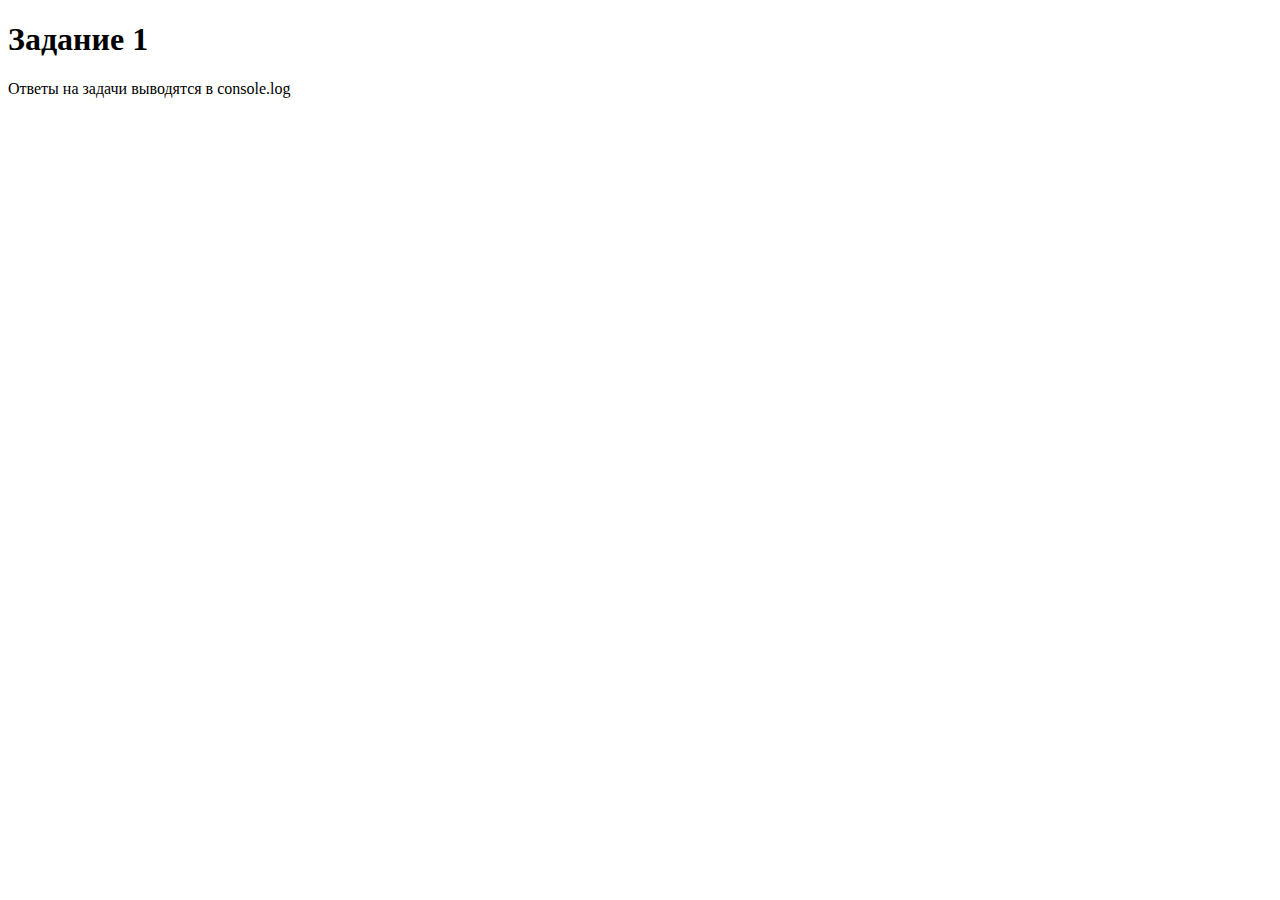
<file: index.html>
<!DOCTYPE html>
<html lang="en">
  <head>
    <meta charset="UTF-8" />
    <meta http-equiv="X-UA-Compatible" content="IE=edge" />
    <meta name="viewport" content="width=device-width, initial-scale=1.0" />
    <title>Задание 1, js Погружение</title>
  </head>
  <body>
    <h1>Задание 1</h1>
    <p>Ответы на задачи выводятся в console.log</p>
    <script src="index.js"></script>
  </body>
</html>
</file>
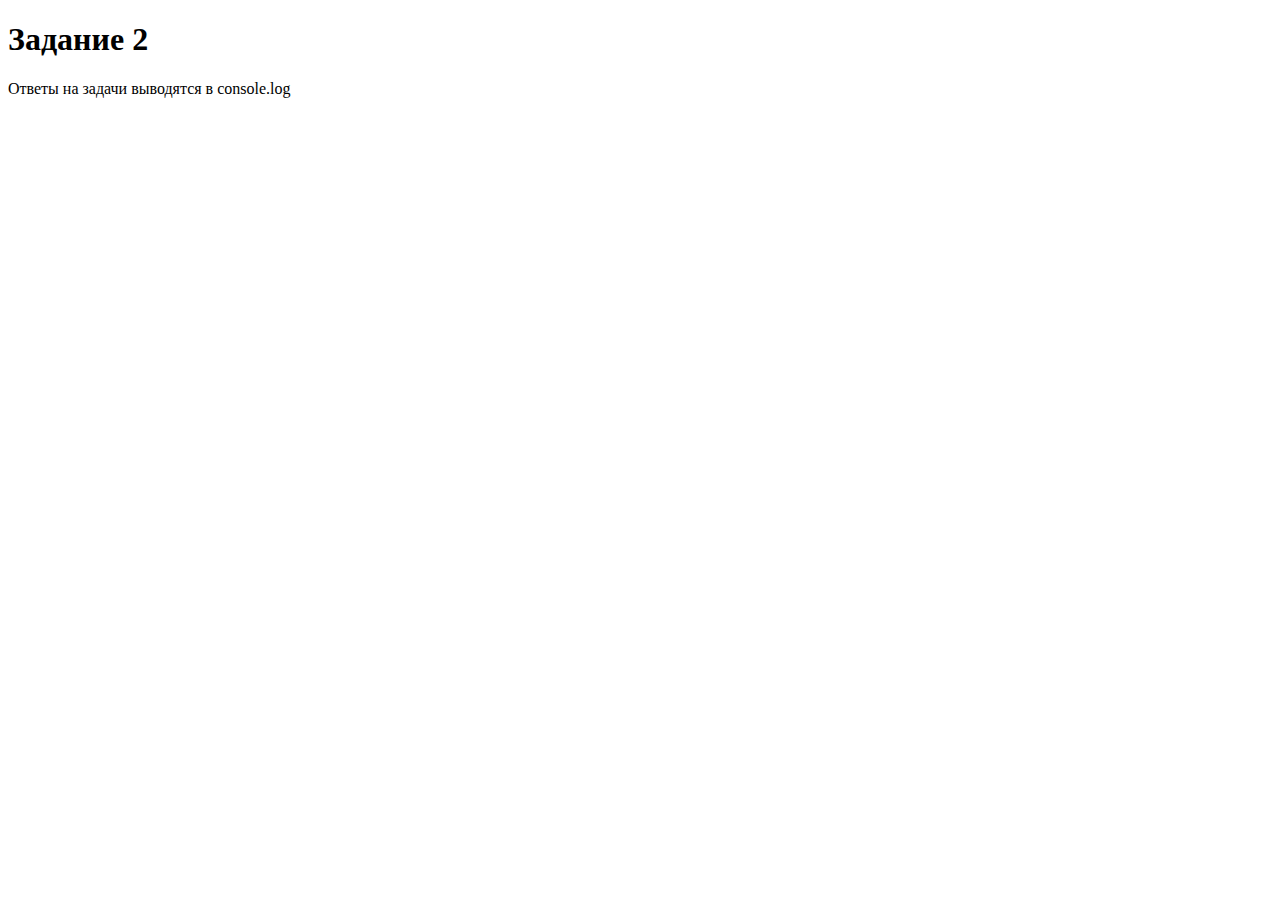
<file: homework2/index.html>
<!DOCTYPE html>
<html lang="en">
  <head>
    <meta charset="UTF-8" />
    <meta http-equiv="X-UA-Compatible" content="IE=edge" />
    <meta name="viewport" content="width=device-width, initial-scale=1.0" />
    <title>Задание 2, js Погружение</title>
  </head>
  <body>
    <h1>Задание 2</h1>
    <p>Ответы на задачи выводятся в console.log</p>
    <script src="index.js"></script>
  </body>
</html>
</file>
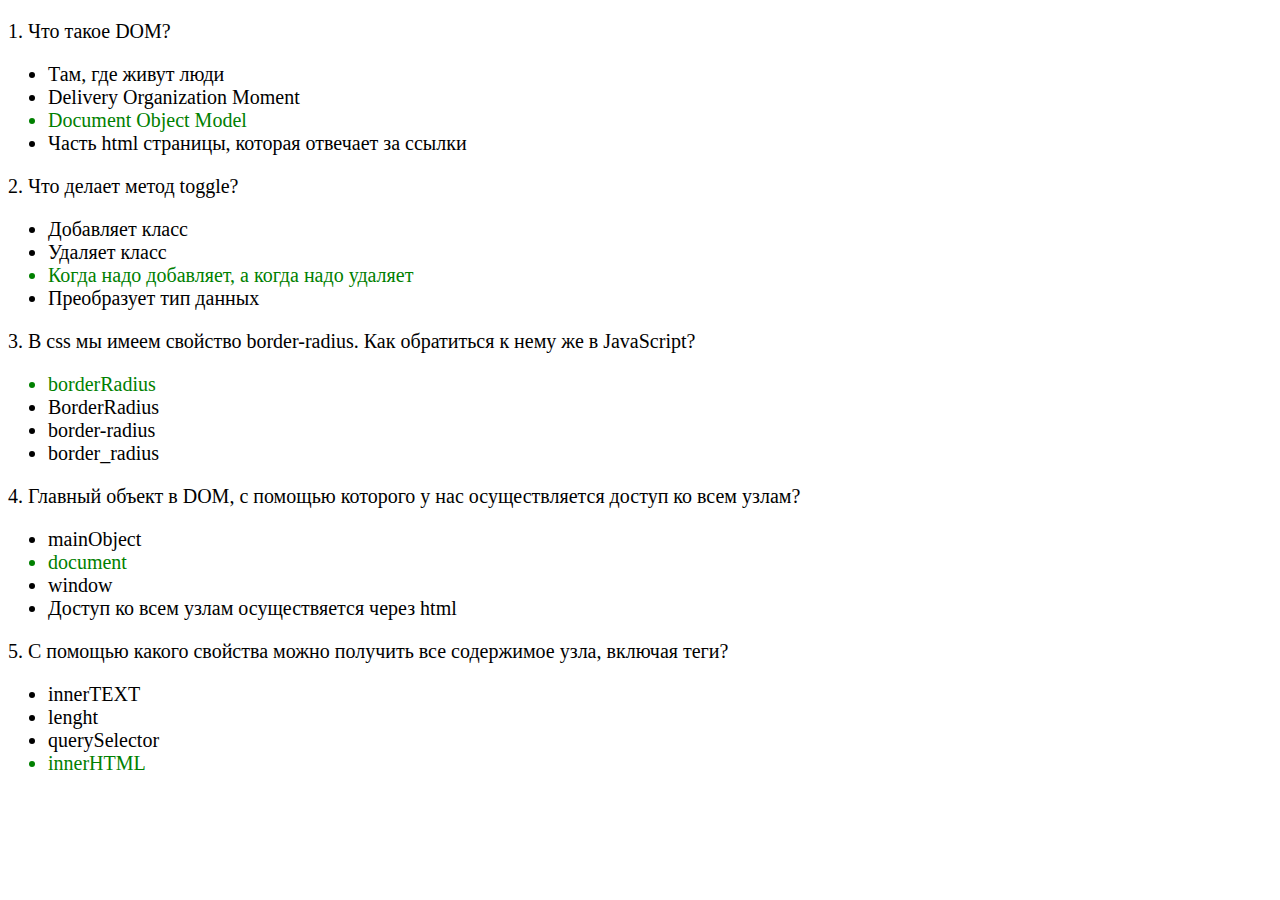
<file: homework3/index.html>
<!DOCTYPE html>
<html lang="ru">
<head>
    <meta charset="UTF-8">
    <meta http-equiv="X-UA-Compatible" content="IE=edge">
    <meta name="viewport" content="width=device-width, initial-scale=1.0">
    <title>Тест по теории JavaScript</title>
    <style>
        body{
            font-size: 20px;
        }
    </style>
</head>
<body>

    <p>1. Что такое DOM?
        <ul>
            <li>Там, где живут люди</li>
            <li>Delivery Organization Moment</li>
            <li style="color: green">Document Object Model</li>
            <li>Часть html страницы, которая отвечает за ссылки</li>
        </ul>
    </p>
    <p>2. Что делает метод toggle?
        <ul>
            <li>Добавляет класс</li>
            <li>Удаляет класс</li>
            <li style="color: green">Когда надо добавляет, а когда надо удаляет</li>
            <li>Преобразует тип данных</li>
        </ul>
    </p>
    <p>3. В css мы имеем свойство border-radius. Как обратиться к нему же в JavaScript?
        <ul>
            <li style="color: green">borderRadius</li>
            <li>BorderRadius</li>
            <li>border-radius</li>
            <li>border_radius</li>
        </ul>
    </p>
    <p>4. Главный объект в DOM, с помощью которого у нас осуществляется доступ ко всем узлам?
        <ul>
            <li>mainObject</li>
            <li style="color: green">document</li>
            <li>window</li>
            <li>Доступ ко всем узлам осуществяется через html</li>
        </ul>
    </p>
    <p>5. С помощью какого свойства можно получить все содержимое узла, включая теги?
        <ul>
            <li>innerTEXT</li>
            <li>lenght</li>
            <li>querySelector</li>
            <li style="color: green">innerHTML</li>
        </ul>
    </p>
</body>
</html>
</file>
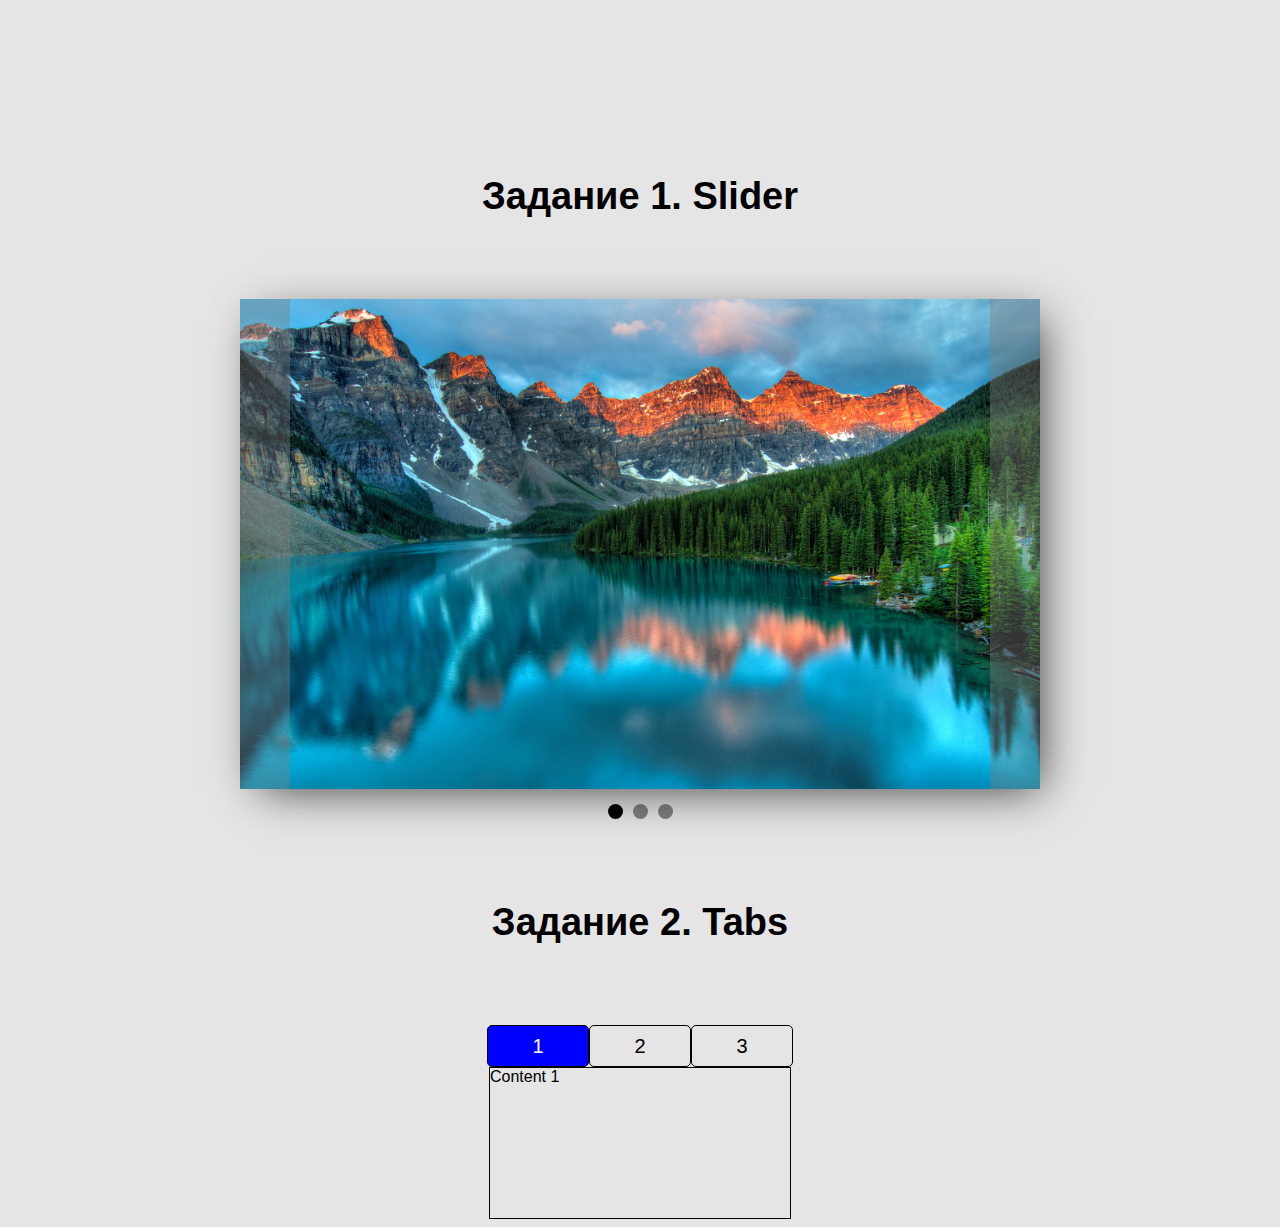
<file: homework4/index.html>
<!DOCTYPE html>
<html lang="en">
  <head>
    <meta charset="UTF-8" />
    <meta name="viewport" content="width=device-width, initial-scale=1.0" />
    <meta http-equiv="X-UA-Compatible" content="ie=edge" />
    <title>Slider & Tabs</title>
    <link rel="stylesheet" href="css/style.css" />
  </head>
  <body>
    <h1 class="title">Задание 1. Slider</h1>
    <div class="flex-wrapper">
      <div class="slider-wrapper">
        <div class="slide active">
          <img src="img/img_1.jpg" alt="" />
        </div>
        <div class="slide">
          <img src="img/img_2.jpg" alt="" />
        </div>
        <div class="slide">
          <img src="img/img_3.jpg" alt="" />
        </div>
        <div id="btn-prev"></div>
        <div id="btn-next"></div>
      </div>
    </div>
    <div class="dots-wrapper">
      <span class="dot active"></span>
      <span class="dot"></span>
      <span class="dot"></span>
    </div>
    <h1 class="title">Задание 2. Tabs</h1>
    <div class="tabs-block-wrapper">
      <div class="tabs">
        <div class="tab-btn active" data-btn="1">1</div>
        <div class="tab-btn" data-btn="2">2</div>
        <div class="tab-btn" data-btn="3">3</div>
      </div>
      <div class="contents">
        <div class="content active" data-content="1">Content 1</div>
        <div class="content" data-content="2">Content 2</div>
        <div class="content" data-content="3">
          <div class="tabs tabs-last">
            <div class="tab-btn active" data-btn="4">3.1</div>
            <div class="tab-btn" data-btn="5">3.2</div>
          </div>
          <div class="contents">
            <div class="content active" data-content="4">Content 3.1</div>
            <div class="content" data-content="5">Content 3.2</div>
          </div>
        </div>
      </div>
    </div>
    <script src="js/index.js"></script>
  </body>
</html>
</file>
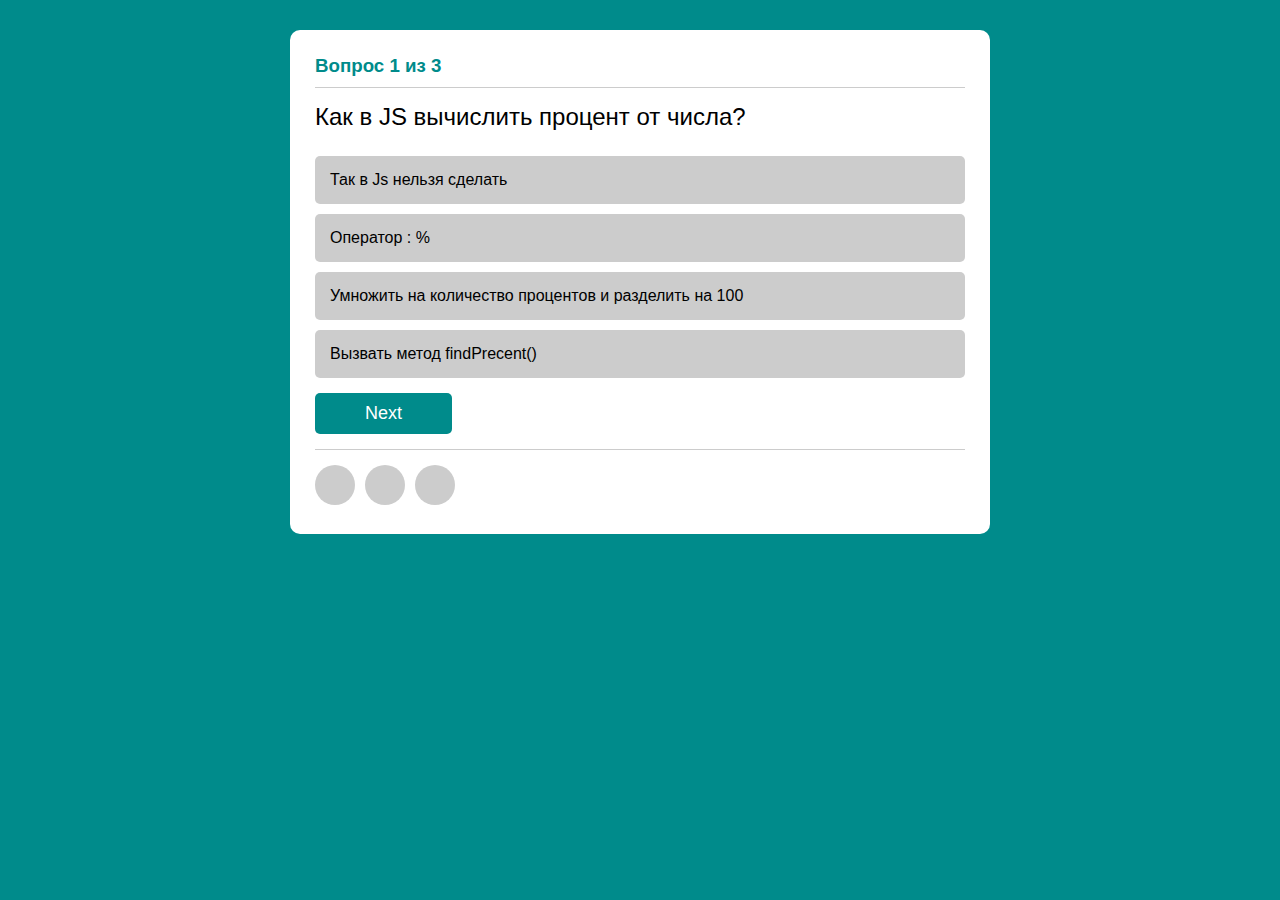
<file: homework5/index.html>
<!DOCTYPE html>
<html lang="en">
  <head>
    <meta charset="UTF-8" />
    <meta name="viewport" content="width=device-width, initial-scale=1.0" />
    <meta http-equiv="X-UA-Compatible" content="ie=edge" />
    <title>Quiz</title>
    <link rel="stylesheet" href="css/style.css" />
  </head>
  <body>
    <div class="quiz-over-modal">
      <div class="content">
        <h1>Хороший результат !</h1>
        <p>
          Ты ответил на <span id="correct-answer"></span> из
          <span id="number-of-all-questions-2"></span> вопроса
        </p>
        <button id="btn-try-again">Попробуй снова</button>
      </div>
    </div>
    <div class="quiz-container">
      <div class="question-number">
        <h3>
          Вопрос
          <span id="number-of-question"></span>
          из
          <span id="number-of-all-questions"></span>
        </h3>
      </div>
      <div id="question"></div>
      <div class="options">
        <div data-id="0" class="option option1"></div>
        <div data-id="1" class="option option2"></div>
        <div data-id="2" class="option option3"></div>
        <div data-id="3" class="option option4"></div>
      </div>
      <div class="button">
        <button id="btn-next">Next</button>
      </div>
      <div id="answers-tracker"></div>
    </div>
    <script src="js/main.js"></script>
  </body>
</html>
</file>
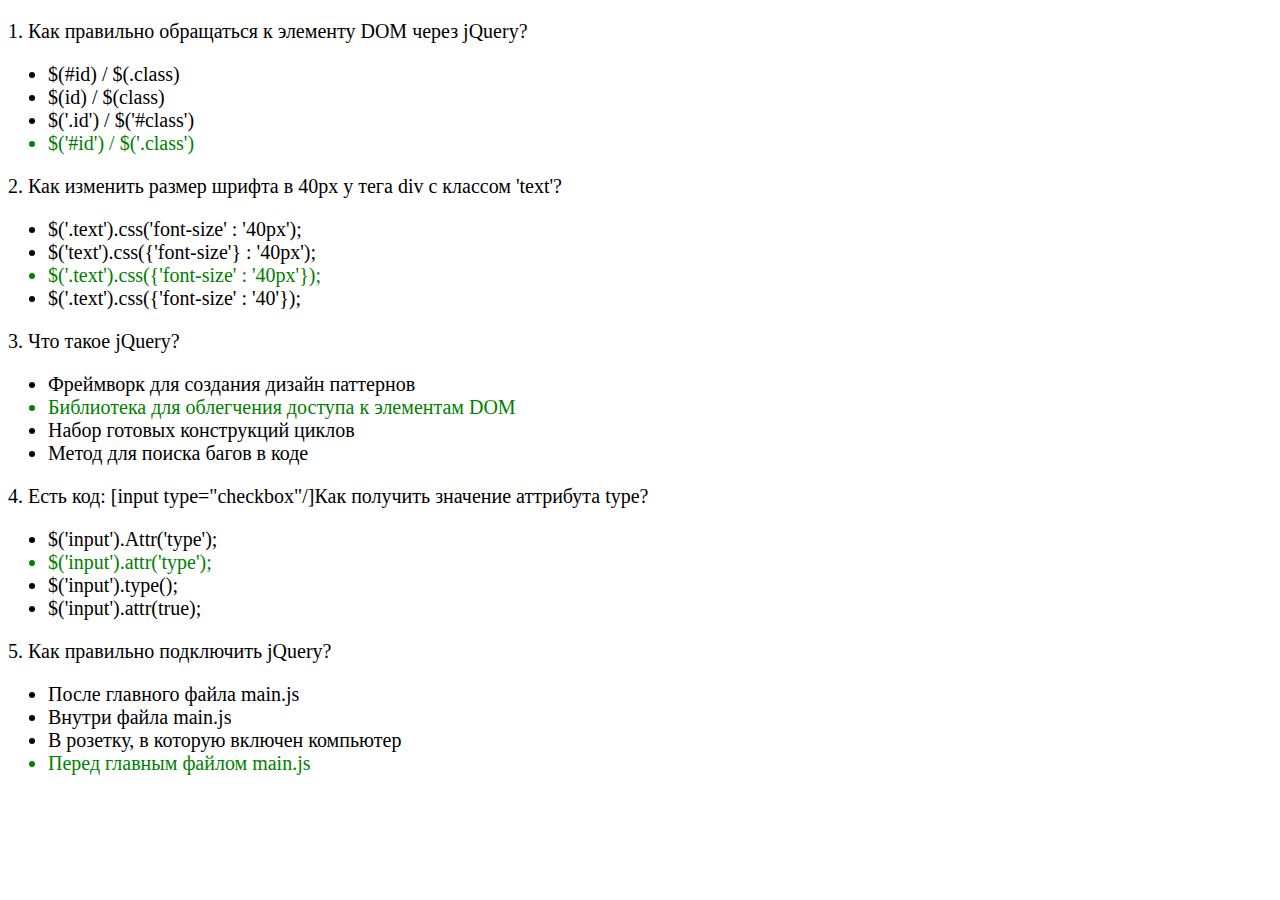
<file: homework6/index.html>
<!DOCTYPE html>
<html lang="ru">
<head>
    <meta charset="UTF-8">
    <meta http-equiv="X-UA-Compatible" content="IE=edge">
    <meta name="viewport" content="width=device-width, initial-scale=1.0">
    <title>Тест по теории jQuery</title>
    <style>
        body{
            font-size: 20px;
        }
    </style>
</head>
<body>

    <p>1. Как правильно обращаться к элементу DOM через jQuery?
        <ul>
            <li>$(#id) / $(.class)</li>
            <li>$(id) / $(class)</li>
            <li>$('.id') / $('#class')</li>
            <li style="color: green">$('#id') / $('.class')</li>
        </ul>
    </p>
    <p>2. Как изменить размер шрифта в 40px у тега div с классом 'text'?
        <ul>
            <li>$('.text').css('font-size' : '40px');</li>
            <li>$('text').css({'font-size'} : '40px');</li>
            <li style="color: green">$('.text').css({'font-size' : '40px'});</li>
            <li>$('.text').css({'font-size' : '40'}); </li>
        </ul>
    </p>
    <p>3. Что такое jQuery?
        <ul>
            <li>Фреймворк для создания дизайн паттернов</li>
            <li style="color: green">Библиотека для облегчения доступа к элементам DOM</li>
            <li>Набор готовых конструкций циклов</li>
            <li>Метод для поиска багов в коде</li>
        </ul>
    </p>
    <p>4. Есть код: [input type="checkbox"/]Как получить значение аттрибута type?
        <ul>
            <li>$('input').Attr('type');</li>
            <li style="color: green">$('input').attr('type');</li>
            <li>$('input').type();</li>
            <li>$('input').attr(true);</li>
        </ul>
    </p>
    <p>5. Как правильно подключить jQuery?
        <ul>
            <li>После главного файла main.js</li>
            <li>Внутри файла main.js</li>
            <li>В розетку, в которую включен компьютер</li>
            <li style="color: green">Перед главным файлом main.js</li>
        </ul>
    </p>
</body>
</html>
</file>
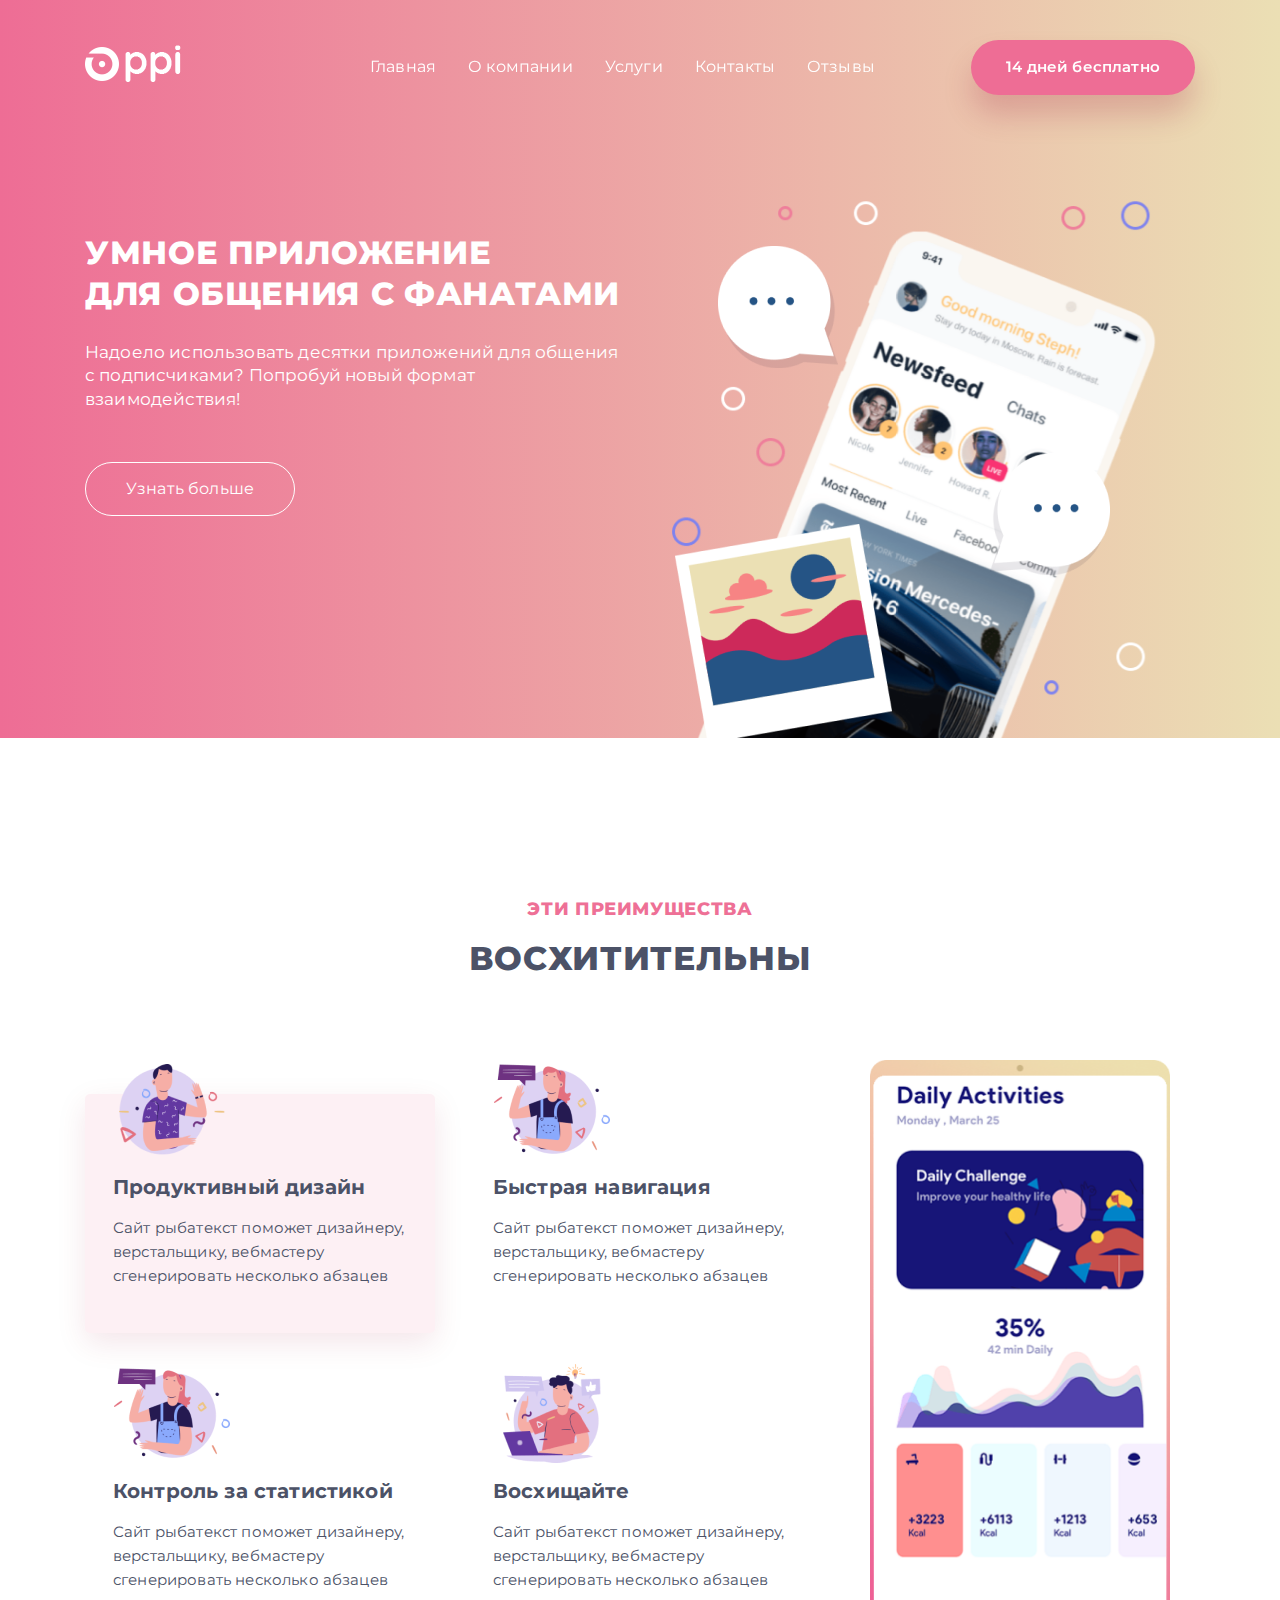
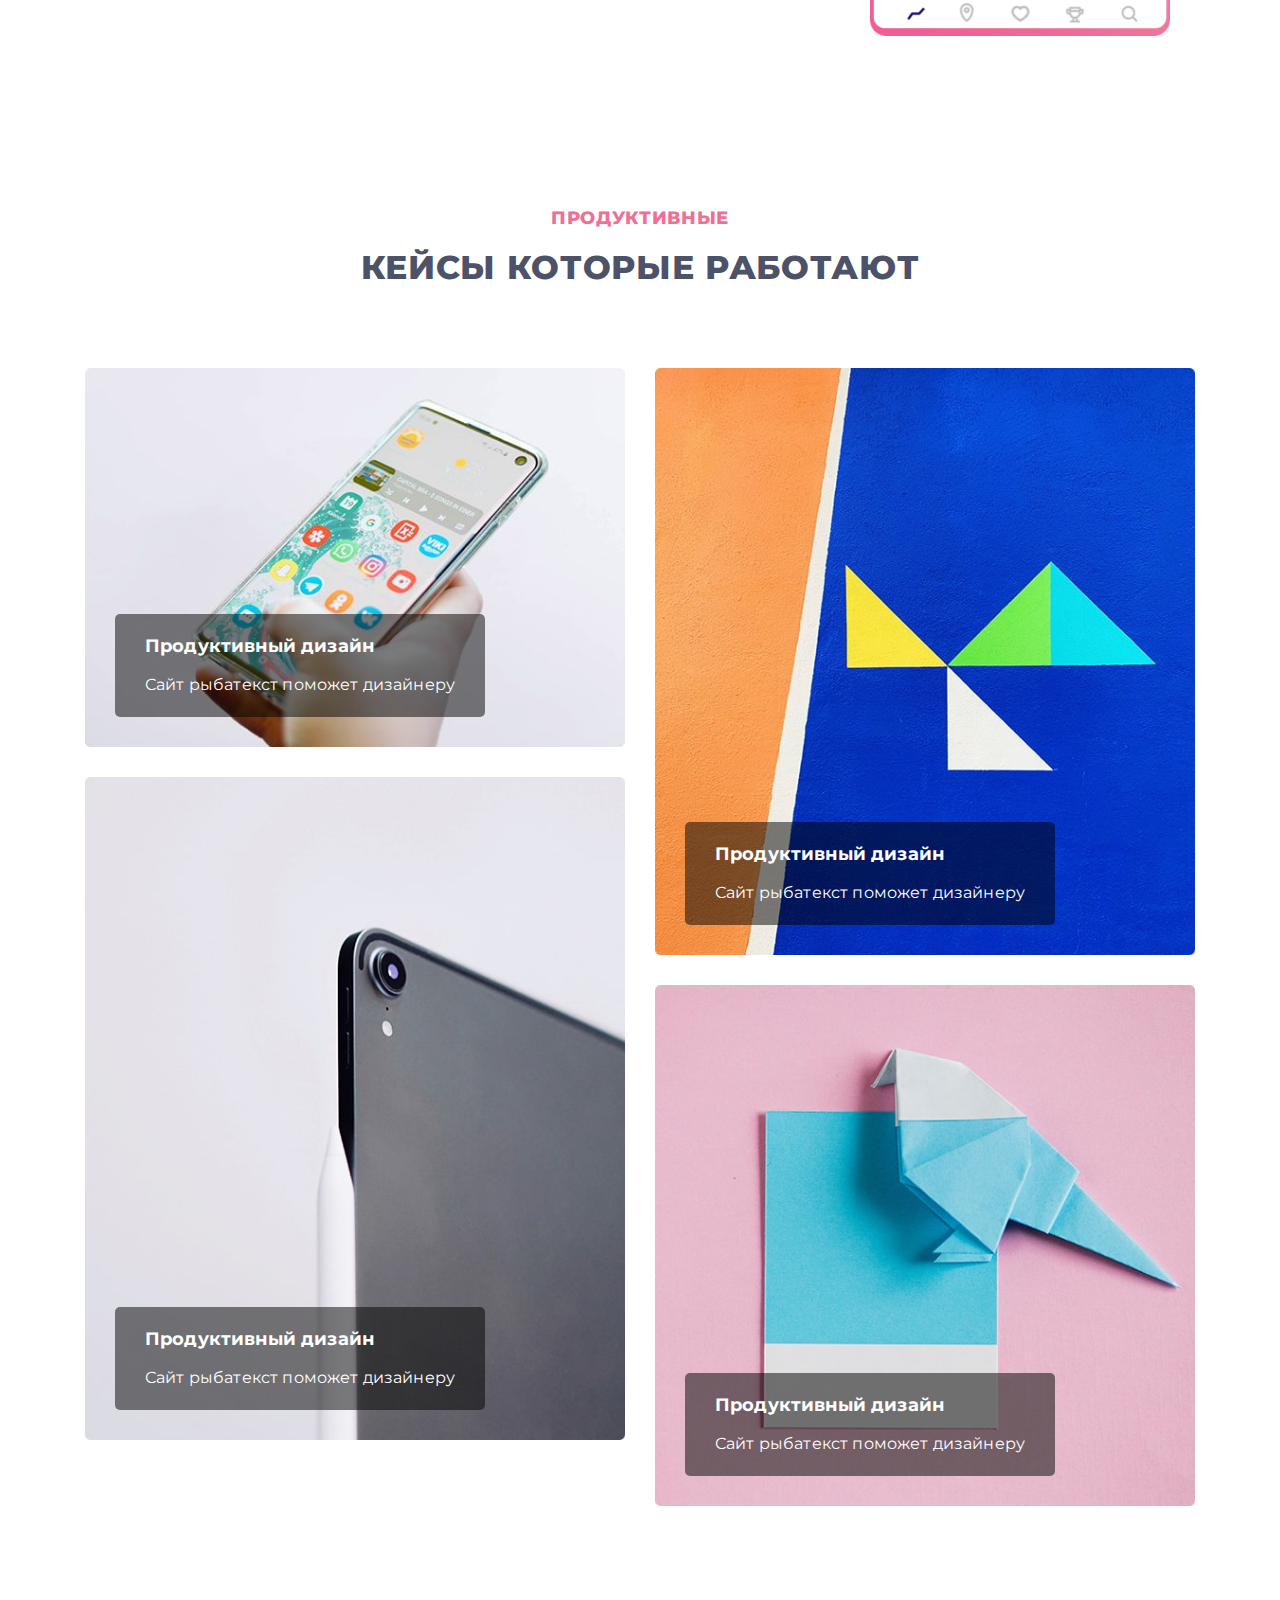
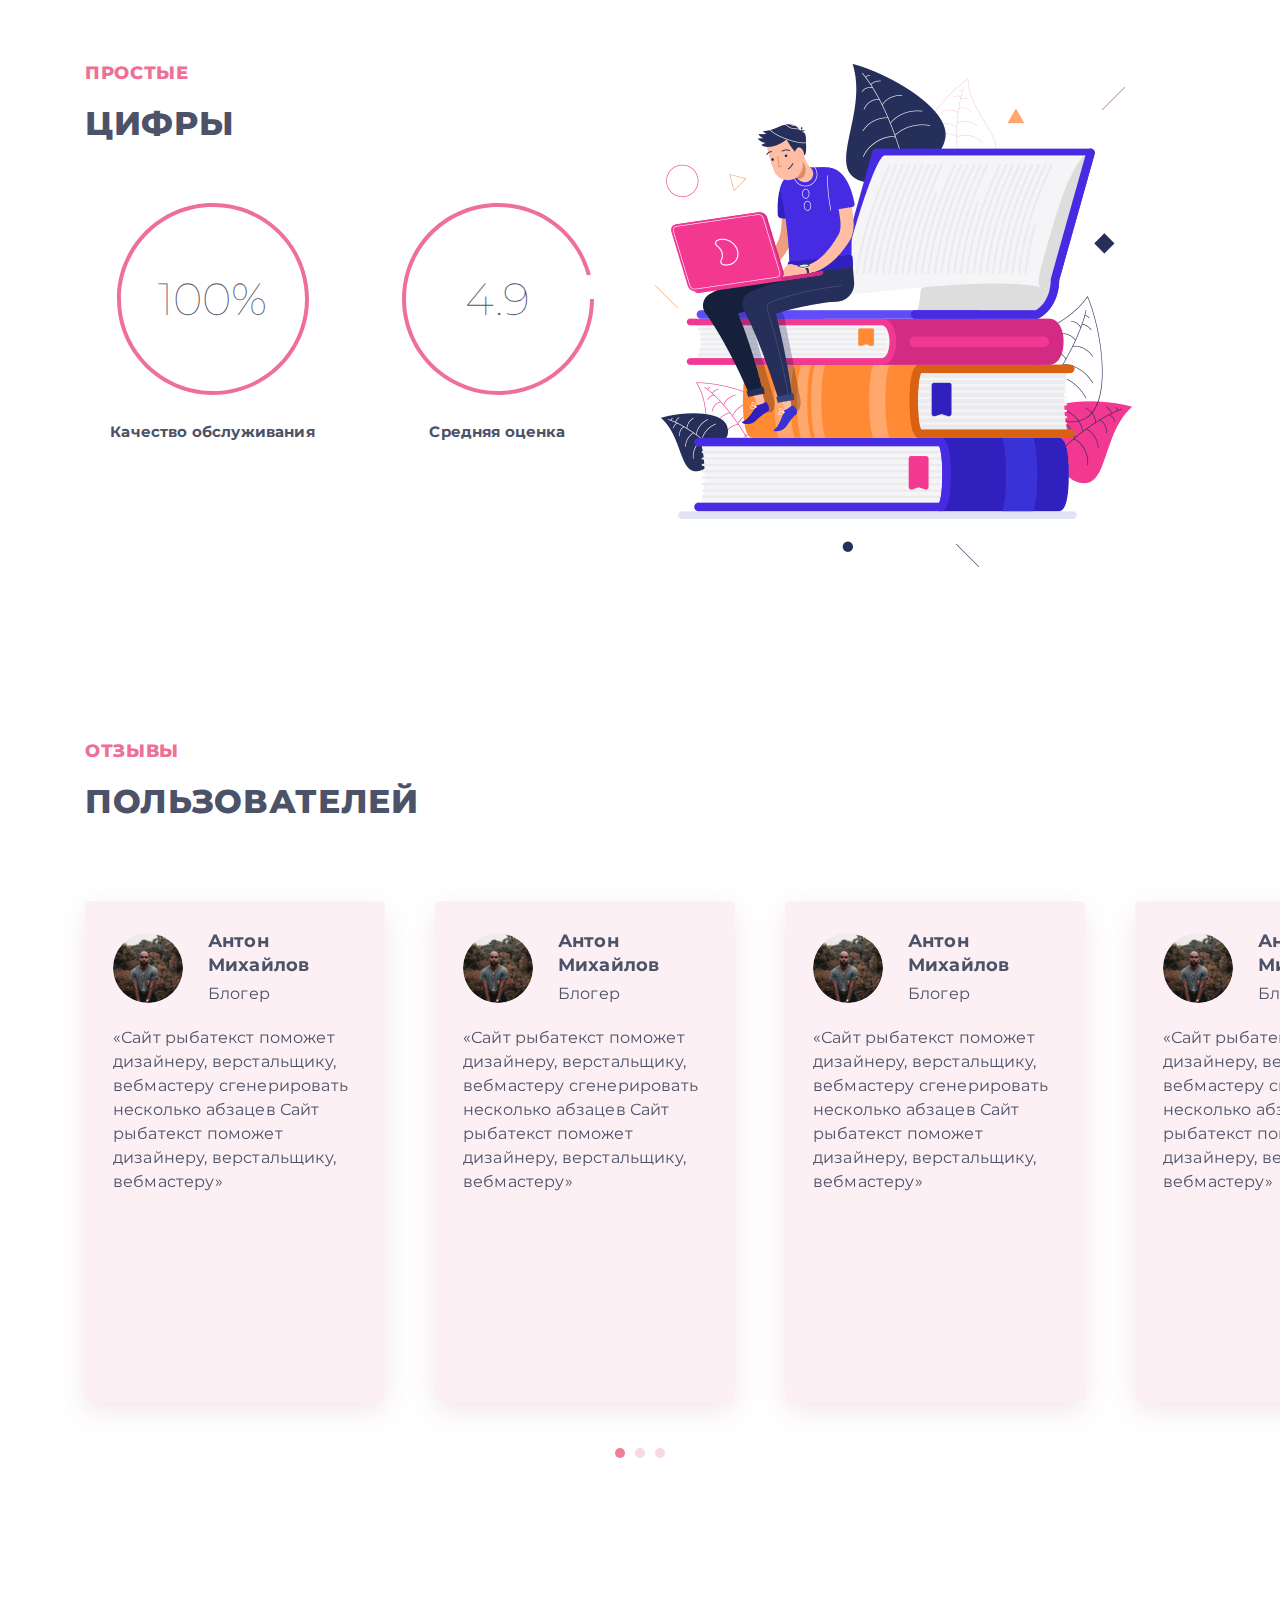
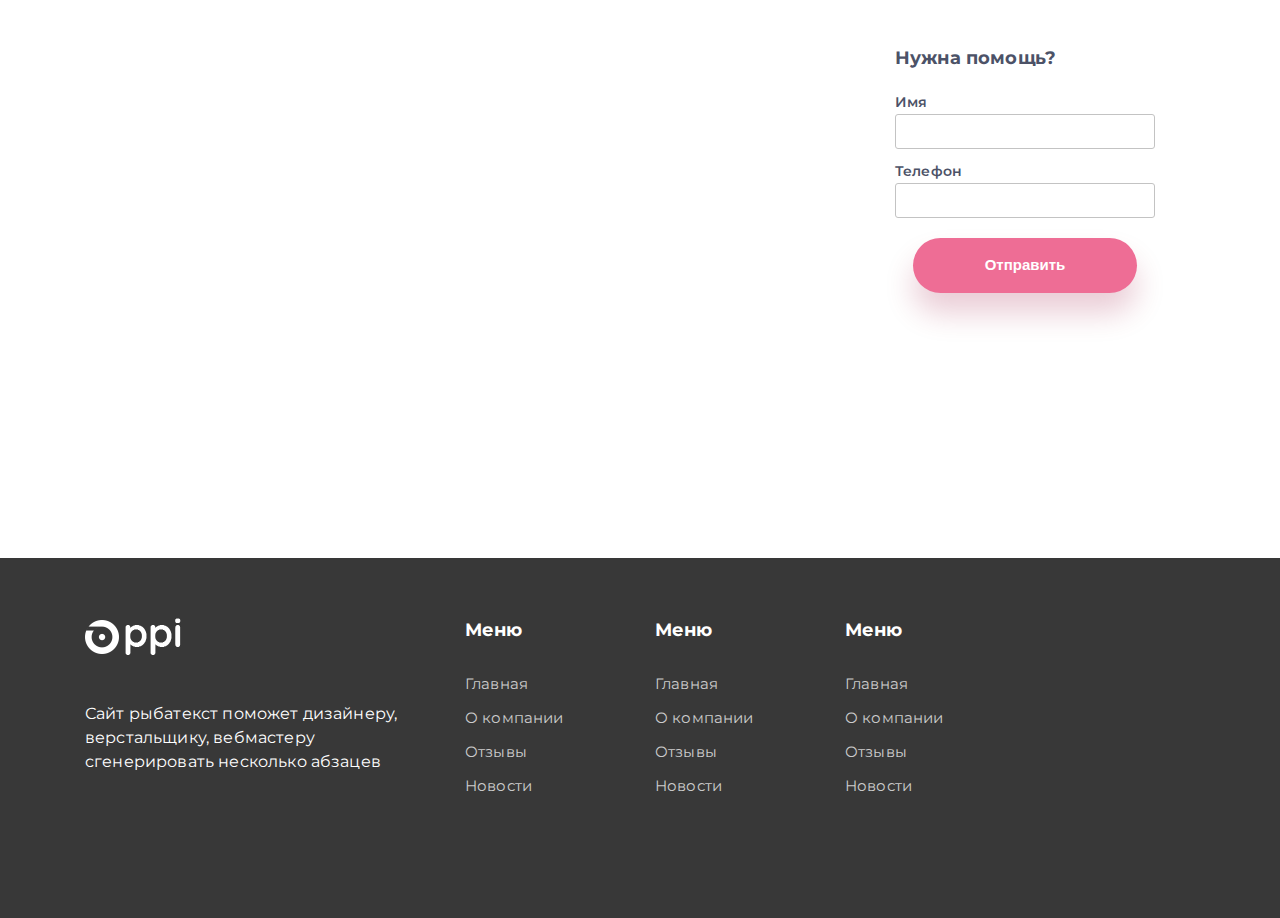
<file: homework7/index.html>
<!DOCTYPE html>
<html lang="ru">
  <head>
    <meta charset="UTF-8" />
    <meta name="viewport" content="width=device-width, initial-scale=1.0" />
    <meta http-equiv="X-UA-Compatible" content="ie=edge" />
    <title>PPI</title>
    <link
      href="https://fonts.googleapis.com/css?family=Montserrat:100,400,500,700,800&display=swap"
      rel="stylesheet"
    />
    <link rel="stylesheet" href="css/bootstrap-grid.css" />
    <link rel="stylesheet" href="css/main.css" />
    <link
      rel="stylesheet"
      href="https://unpkg.com/swiper/swiper-bundle.min.css"
    />
    <script
      src="https://api-maps.yandex.ru/2.1/?apikey=e81e5104-251c-4b79-be5e-921edf1f9646&lang=ru_RU"
      type="text/javascript"
    ></script>
  </head>
  <body>
    <!-- Первый экран -->
    <header class="header">
      <div class="container">
        <!-- Шапка -->
        <div class="head">
          <div class="row align-items-center">
            <div class="col-xl-3 col-lg-2 col-auto">
              <a href="#" class="head__logo">
                <img src="img/logo.png" alt="Логотип компании" />
              </a>
            </div>
            <div
              class="
                col-xl-6 col-lg-7 col-auto
                d-flex
                align-items-center
                order-lg-0 order-1
              "
            >
              <nav class="head__menu">
                <ul class="head__links d-flex">
                  <li class="head__item">
                    <a href="#" class="head__link"> Главная </a>
                  </li>
                  <li class="head__item">
                    <a href="#" class="head__link"> О компании </a>
                  </li>
                  <li class="head__item">
                    <a href="#" class="head__link"> Услуги </a>
                  </li>
                  <li class="head__item">
                    <a href="#" class="head__link"> Контакты </a>
                  </li>
                  <li class="head__item">
                    <a href="#" class="head__link"> Отзывы </a>
                  </li>
                </ul>
                <button type="button" class="menu-close" id="closeMenu">
                  x
                </button>
              </nav>
              <div class="hamburger">
                <img src="img/hamburger.svg" alt="Гамбургер" />
              </div>
            </div>
            <div
              class="col-lg-3 col-auto flex-grow-1 d-flex justify-content-end"
            >
              <a href="#" class="head__btn button"> 14 дней бесплатно </a>
            </div>
          </div>
        </div>
        <!-- Шапка конец -->
        <div class="row">
          <div class="col-lg-6">
            <div class="offer">
              <h1 class="offer__title">
                Умное приложение для&nbsp;общения с фанатами
              </h1>
              <p class="offer__disc">
                Надоело использовать десятки приложений для общения с
                подписчиками? Попробуй новый формат взаимодействия!
              </p>
              <a href="#" class="offer__link">Узнать больше</a>
            </div>
          </div>
          <div class="col-lg-6 d-flex justify-content-center">
            <div class="images" id="scene">
              <div>
                <img src="img/circles-bg.png" alt="Кольца" class="images__bg" />
              </div>
              <div>
                <img
                  src="img/phone-main.png"
                  alt="Изображение приложения"
                  class="images__center"
                />
              </div>
              <div data-depth="0.6" class="layer">
                <img
                  src="img/dialog-1.png"
                  alt="Изображение переписки"
                  class="images__chat-one"
                />
              </div>
              <div data-depth="0.3" class="layer">
                <img
                  src="img/dialog-2.png"
                  alt="Изображение переписки"
                  class="images__chat-two"
                />
              </div>
              <div>
                <img
                  src="img/pic.png"
                  alt="Изображение снимка"
                  class="images__pic"
                />
              </div>
              <div>
                <img
                  src="img/main-image-sm.png"
                  alt="Изображение приложения"
                  class="main-img-sm d-sm-none"
                />
              </div>
            </div>
          </div>
        </div>
      </div>
    </header>
    <!-- Первый экран END -->

    <section class="proof">
      <div class="container">
        <div class="row">
          <div class="col-12">
            <h2 class="section__title">
              <span>Эти преимущества</span>
              Восхитительны
            </h2>
          </div>
        </div>
        <div class="row d-flex align-items-lg-start">
          <div class="col-lg-8 col-md-6">
            <div class="row cards">
              <div class="col-lg-6">
                <div class="card card-active">
                  <img
                    src="img/image 14.png"
                    alt="Картинка преимущества"
                    class="card__img"
                  />
                  <h3 class="card__title">Продуктивный дизайн</h3>
                  <p class="card__disc">
                    Сайт рыбатекст поможет дизайнеру, верстальщику, вебмастеру
                    сгенерировать несколько абзацев
                  </p>
                </div>
              </div>
              <div class="col-lg-6">
                <div class="card">
                  <img
                    src="img/image 19.png"
                    alt="Картинка преимущества"
                    class="card__img"
                  />
                  <h3 class="card__title">Быстрая навигация</h3>
                  <p class="card__disc">
                    Сайт рыбатекст поможет дизайнеру, верстальщику, вебмастеру
                    сгенерировать несколько абзацев
                  </p>
                </div>
              </div>
              <div class="col-lg-6">
                <div class="card">
                  <img
                    src="img/image 19.png"
                    alt="Картинка преимущества"
                    class="card__img"
                  />
                  <h3 class="card__title">Контроль за статистикой</h3>
                  <p class="card__disc">
                    Сайт рыбатекст поможет дизайнеру, верстальщику, вебмастеру
                    сгенерировать несколько абзацев
                  </p>
                </div>
              </div>
              <div class="col-lg-6">
                <div class="card">
                  <img
                    src="img/image 14-1.png"
                    alt="Картинка преимущества"
                    class="card__img"
                  />
                  <h3 class="card__title">Восхищайте</h3>
                  <p class="card__disc">
                    Сайт рыбатекст поможет дизайнеру, верстальщику, вебмастеру
                    сгенерировать несколько абзацев
                  </p>
                </div>
              </div>
            </div>
          </div>
          <div
            class="
              col-lg-4 col-md-6
              d-flex
              justify-content-center
              align-items-center
            "
          >
            <div class="tabs-contents">
              <div class="tab-content active">
                <img
                  src="img/tabs/content_1.png"
                  alt="Изображение приложения"
                  class="phone img-fluid"
                />
              </div>
              <div class="tab-content">
                <img
                  src="img/tabs/content_2.png"
                  alt="Изображение приложения"
                  class="phone img-fluid"
                />
              </div>
              <div class="tab-content">
                <img
                  src="img/tabs/content_3.png"
                  alt="Изображение приложения"
                  class="phone img-fluid"
                />
              </div>
              <div class="tab-content">
                <img
                  src="img/tabs/content_4.png"
                  alt="Изображение приложения"
                  class="phone img-fluid"
                />
              </div>
            </div>
          </div>
        </div>
      </div>
    </section>

    <section class="keys">
      <div class="container">
        <div class="row">
          <div class="col-12">
            <h2 class="section__title">
              <span>продуктивные</span>
              кейсы которые работают
            </h2>
          </div>
        </div>
        <div class="row d-flex">
          <div class="col-lg-6 column-left">
            <div class="design">
              <img
                src="img/image 22.png"
                alt="Фото телефона"
                class="design__img img-fluid"
              />
              <div class="design__info">
                <h4 class="design__title">Продуктивный дизайн</h4>
                <p class="design__disc">Сайт рыбатекст поможет дизайнеру</p>
              </div>
            </div>
            <div class="design">
              <img
                src="img/image 23.png"
                alt="Фото телефона"
                class="design__img img-fluid"
              />
              <div class="design__info">
                <h4 class="design__title">Продуктивный дизайн</h4>
                <p class="design__disc">Сайт рыбатекст поможет дизайнеру</p>
              </div>
            </div>
          </div>
          <div class="col-lg-6 column-right">
            <div class="design">
              <img
                src="img/image 21.png"
                alt="Фото телефона"
                class="design__img img-fluid"
              />
              <div class="design__info">
                <h4 class="design__title">Продуктивный дизайн</h4>
                <p class="design__disc">Сайт рыбатекст поможет дизайнеру</p>
              </div>
            </div>
            <div class="design">
              <img
                src="img/image 20.png"
                alt="Фото телефона"
                class="design__img img-fluid"
              />
              <div class="design__info">
                <h4 class="design__title">Продуктивный дизайн</h4>
                <p class="design__disc">Сайт рыбатекст поможет дизайнеру</p>
              </div>
            </div>
          </div>
        </div>
      </div>
    </section>

    <section class="numbers">
      <div class="container">
        <div class="row">
          <div class="col-lg-6">
            <h2 class="section__title">
              <span>простые</span>
              цифры
            </h2>
            <div class="row">
              <div class="col-sm-6">
                <div class="number">
                  <div class="number__progress d-flex justify-content-center">
                    <img
                      src="img/circle-100.svg"
                      alt="Progress-bar"
                      class="number__circle"
                    />
                    <span>100%</span>
                  </div>
                  <p class="number__desc">Качество обслуживания</p>
                </div>
              </div>
              <div class="col-sm-6">
                <div class="number">
                  <div class="number__progress d-flex justify-content-center">
                    <img
                      src="img/circle-49.svg"
                      alt="Progress-bar"
                      class="number__circle"
                    />
                    <span>4.9</span>
                  </div>
                  <p class="number__desc">Средняя оценка</p>
                </div>
              </div>
            </div>
          </div>
          <div class="col-lg-6">
            <img
              src="img/student.png"
              alt="Изображение студента"
              class="img-fluid illustration"
            />
          </div>
        </div>
      </div>
    </section>

    <section class="reviews">
      <div class="container">
        <div class="row">
          <div class="col-12">
            <h2 class="section__title">
              <span>отзывы</span>
              пользователей
            </h2>
            <!-- Слайдер -->
            <div class="slider swiper-container">
              <div class="slider__list swiper-wrapper">
                <div class="person swiper-slide">
                  <div class="person__headline d-flex align-items-center">
                    <img src="img/person.png" alt="" class="person__pic" />
                    <div class="person__info">
                      <h5 class="preson__name">Антон Михайлов</h5>
                      <span class="person__position">Блогер</span>
                    </div>
                  </div>
                  <p class="person__speach">
                    «Сайт рыбатекст поможет дизайнеру, верстальщику, вебмастеру
                    сгенерировать несколько абзацев Сайт рыбатекст поможет
                    дизайнеру, верстальщику, вебмастеру»
                  </p>
                </div>

                <div class="person swiper-slide">
                  <!-- Один отзыв -->
                  <div class="person__headline d-flex align-items-center">
                    <img src="img/person.png" alt="" class="person__pic" />
                    <div class="person__info">
                      <h5 class="preson__name">Антон Михайлов</h5>
                      <span class="person__position">Блогер</span>
                    </div>
                  </div>
                  <p class="person__speach">
                    «Сайт рыбатекст поможет дизайнеру, верстальщику, вебмастеру
                    сгенерировать несколько абзацев Сайт рыбатекст поможет
                    дизайнеру, верстальщику, вебмастеру»
                  </p>
                </div>
                <!-- Один отзыв конец-->

                <div class="person swiper-slide">
                  <div class="person__headline d-flex align-items-center">
                    <img src="img/person.png" alt="" class="person__pic" />
                    <div class="person__info">
                      <h5 class="preson__name">Антон Михайлов</h5>
                      <span class="person__position">Блогер</span>
                    </div>
                  </div>
                  <p class="person__speach">
                    «Сайт рыбатекст поможет дизайнеру, верстальщику, вебмастеру
                    сгенерировать несколько абзацев Сайт рыбатекст поможет
                    дизайнеру, верстальщику, вебмастеру»
                  </p>
                </div>

                <div class="person swiper-slide">
                  <!-- Один отзыв -->
                  <div class="person__headline d-flex align-items-center">
                    <img src="img/person.png" alt="" class="person__pic" />
                    <div class="person__info">
                      <h5 class="preson__name">Антон Михайлов</h5>
                      <span class="person__position">Блогер</span>
                    </div>
                  </div>
                  <p class="person__speach">
                    «Сайт рыбатекст поможет дизайнеру, верстальщику, вебмастеру
                    сгенерировать несколько абзацев Сайт рыбатекст поможет
                    дизайнеру, верстальщику, вебмастеру»
                  </p>
                </div>
                <!-- Один отзыв конец-->

                <div class="person swiper-slide">
                  <div class="person__headline d-flex align-items-center">
                    <img src="img/person.png" alt="" class="person__pic" />
                    <div class="person__info">
                      <h5 class="preson__name">Антон Михайлов</h5>
                      <span class="person__position">Блогер</span>
                    </div>
                  </div>
                  <p class="person__speach">
                    «Сайт рыбатекст поможет дизайнеру, верстальщику, вебмастеру
                    сгенерировать несколько абзацев Сайт рыбатекст поможет
                    дизайнеру, верстальщику, вебмастеру»
                  </p>
                </div>
              </div>
              <!-- Навигация по слайдеру -->
              <ul class="dots">
                <li class="active">
                  <button type="button"></button>
                </li>
                <li class="slick-active">
                  <button type="button"></button>
                </li>
                <li>
                  <button type="button"></button>
                </li>
              </ul>
            </div>
          </div>
        </div>
      </div>
    </section>

    <!-- Карта с формой -->

    <section class="map">
      <div class="container-fluid">
        <div class="map-block" id="map"></div>
      </div>
      <div class="container">
        <div class="row">
          <div class="col-12">
            <form class="form" method="get" id="form-help">
              <h5 class="form__title">Нужна помощь?</h5>
              <div class="form__field">
                <label for="name">Имя</label>
                <input type="text" id="name" name="firstName" required />
              </div>
              <div class="form__field">
                <label for="tel">Телефон</label>
                <input type="number" id="phone" name="phoneNumber" required />
              </div>
              <button type="submit" class="form__btn button" id="submit-help">
                Отправить
              </button>
            </form>
          </div>
        </div>
      </div>
    </section>

    <footer class="footer">
      <div class="container">
        <div class="row">
          <div class="col-lg-4">
            <a href="#" class="logo">
              <img src="img/logo.png" alt="Логотип компании" />
            </a>
            <p class="footer-text">
              Сайт рыбатекст поможет дизайнеру, верстальщику, вебмастеру
              сгенерировать несколько абзацев
            </p>
          </div>
          <div class="col-lg-2 col-md-4 col-sm-6">
            <nav class="menu">
              <h5 class="menu__title">Меню</h5>
              <ul class="menu__list">
                <li>
                  <a href="#">Главная</a>
                </li>
                <li>
                  <a href="#">О компании</a>
                </li>
                <li>
                  <a href="#">Отзывы</a>
                </li>
                <li>
                  <a href="#">Новости</a>
                </li>
              </ul>
            </nav>
          </div>
          <div class="col-lg-2 col-md-4 col-sm-6">
            <nav class="menu">
              <h5 class="menu__title">Меню</h5>
              <ul class="menu__list">
                <li>
                  <a href="#">Главная</a>
                </li>
                <li>
                  <a href="#">О компании</a>
                </li>
                <li>
                  <a href="#">Отзывы</a>
                </li>
                <li>
                  <a href="#">Новости</a>
                </li>
              </ul>
            </nav>
          </div>
          <div class="col-lg-2 col-md-4 col-sm-6">
            <nav class="menu">
              <h5 class="menu__title">Меню</h5>
              <ul class="menu__list">
                <li>
                  <a href="#">Главная</a>
                </li>
                <li>
                  <a href="#">О компании</a>
                </li>
                <li>
                  <a href="#">Отзывы</a>
                </li>
                <li>
                  <a href="#">Новости</a>
                </li>
              </ul>
            </nav>
          </div>
        </div>
      </div>
    </footer>
    <script src="js/jquery-3.5.1.min.js"></script>
    <script src="js/bootstrap.min.js"></script>
    <script src="js/parallax.js"></script>
    <script src="https://unpkg.com/swiper/swiper-bundle.min.js"></script>
    <script src="js/jquery.validate.min.js"></script>
    <script src="js/main.js"></script>
  </body>
</html>
</file>
<file: homework4/css/style.css>
* {
  font-family: "Montserrat", sans-serif;
}
html {
  margin: 0;
  padding: 0;
}
body {
  background-color: #e5e5e5;
  padding-top: 85px;
}
h1 {
  /* padding-left: 162px; */
  font-weight: bold;
  font-size: 38px;
  line-height: 46px;
  color: #000000;
  margin: 0;
  margin-bottom: 80px;
  margin-top: 80px;
}

.flex-wrapper {
  width: 100%;
  display: flex;
  justify-content: center;
}

.slider-wrapper {
  max-width: 800px;
  width: 100%;
  height: 490px;
  position: relative;
  box-shadow: 10px 10px 44px -10px rgba(0, 0, 0, 0.75);
}

#btn-prev,
#btn-next {
  position: absolute;
  left: 0;
  top: 0;
  height: 100%;
  width: 50px;
  background-color: gray;
  opacity: 0.4;
  cursor: pointer;
  transition: opacity 0.2s ease-in-out;
}

#btn-prev:hover,
#btn-next:hover {
  opacity: 0.6;
}

#btn-next {
  left: auto;
  right: 0;
}

.slide {
  width: 100%;
  height: 100%;
  display: none;
}

.slide.active {
  display: block;
}

img {
  width: 100%;
  height: 100%;
}

.dots-wrapper {
  display: flex;
  justify-content: center;
  margin-top: 15px;
}

.dot.active {
  background-color: #000000;
}

span {
  width: 15px;
  height: 15px;
  border-radius: 50%;
  background-color: gray;
  margin-right: 10px;
  cursor: pointer;
}
span:last-child {
  margin-right: 0;
}

h1 {
  width: 100%;
  text-align: center;
}

.tabs-block-wrapper {
  width: 100%;
  display: flex;
  justify-content: center;
  align-items: center;
  flex-flow: column;
}

.tabs {
  display: flex;
}

.tabs-last {
  display: flex;
  justify-content: center;
}

.tab-btn {
  width: 100px;
  height: 40px;
  font-size: 20px;
  display: flex;
  justify-content: center;
  align-items: center;
  border: 1px solid black;
  border-radius: 5px;
}

.tab-btn.active {
  background-color: blue;
  color: #ffffff;
}

.contents {
  max-width: 300px;
  width: 100%;
  height: 150px;
  border: 1px solid black;
}

.content {
  display: none;
}

.content.active {
  display: block;
}
</file>
<file: homework5/css/style.css>
body {
    margin: 0;
    background-color: darkcyan;
    font-family: sans-serif;
}

* {
    box-sizing: border-box;
}

.quiz-container {
    max-width: 700px;
    min-height: 497px;
    background-color: #ffffff;
    margin: 30px auto;
    border-radius: 10px;
    padding: 25px; 
}

.question-number h3 {
    color: darkcyan;
    border-bottom: 1px solid #ccc;
    margin: 0;
    padding-bottom:  10px;
}

#question {
    font-size: 24px;
    color: #000000;
    padding: 15px 0;
    margin-bottom: 10px;
}

.options {
    margin-bottom: 15px;
}

.options div {
    background-color: #cccccc;
    font-size: 16px;
    color: #000000;
    margin-bottom: 10px;
    border-radius: 5px;
    padding: 15px;
    cursor: pointer;
    transition: all .2s ease-in-out;
}

.options div:hover {
    background-color: #ccccccaf;
}

.options div.correct {
    color: #ffffff;
    background-color: green;
}

.options div.wrong {
    color: #ffffff;
    background-color: red;
}

.options div.disabled {
    pointer-events: none;
}

.button #btn-next {
    padding: 10px 50px;
    background-color: darkcyan;
    font-size: 18px;
    color: #ffffff;
    border: none; 
    border-radius: 5px;
    cursor: pointer;
    transition: all .2s ease-in-out;
    margin-bottom: 15px;
}

.button #btn-next:hover {
    background-color: #009687b6;
}

#answers-tracker {
    border-top: 1px solid #cccccc;
    padding-top: 15px;
}

#answers-tracker div{
    height:  40px;
    width: 40px;
    background-color: #cccccc;
    display: inline-block;
    border-radius: 50%;
    margin-right: 10px;
}

#answers-tracker div.correct {
    background-color: green;
}

#answers-tracker div.wrong {
    background-color: red;
}

.quiz-over-modal {
    position: fixed;
    left: 0;
    top: 0;
    width: 100%;
    height: 100%;
    background-color: rgba(0, 0, 0, 0.9);
    z-index: 10;
    display: none;
    align-items: center;
    justify-content: center;
}

.quiz-over-modal.active {
    display: flex;
}

.quiz-over-modal .content {
    background-color: darkcyan;
    padding: 30px;
    border-radius: 10px;
    flex-basis: 700px;
    max-width: 700px;
    color: #ffffff;
    text-align: center;
}

.quiz-over-modal .content h1 {
    font-size: 36px;
    margin: 0 0 20px;
}

.quiz-over-modal .content button {
    padding: 15px 50px;
    border: none;
    background-color: #ff9800;
    transition: all .2s ease-in-out;
    border-radius: 5px;
    cursor: pointer;
    font-size: 20px;
    color: #ffffff;
}

.quiz-over-modal .content button:hover {
    background-color: #ff9900b4;
}
</file>
<file: homework7/css/main.css>
body, p, div, li, ul, a, h1, h2, h3, h4, h5, h6, span, button, input {
	padding: 0;
	margin: 0;
}

div {
	box-sizing: border-box;
}

ul, li {
	list-style: none;
}

a { 
	text-decoration: none;
	color: #fff;
}

body {
	font-family: 'Montserrat', sans-serif;
	font-size: 16px;
	line-height: 150%;
	letter-spacing: 0.01em;
	color: #4C5267;
}

.section__title {
	font-weight: 800;
	font-size: 33px;
	line-height: 150%;
	text-align: center;
	letter-spacing: 0.02em;
	text-transform: uppercase;
	margin-bottom: 75px;
}
.section__title span {
	color: #EE7096;
	font-size: 18px;
	display: block;
}

section {
	padding: 80px 0;
}
.img-fluid {
	width: 100%;
	height: auto;
}

.button {
	font-weight: 600;
	font-size: 15px;
	line-height: 150%;
	background: #EE6D95;
	box-shadow: 0px 20px 30px rgba(150, 6, 52, 0.2);
	border-radius: 30px;
	padding: 16px 0;
	text-align: center;
	display: block;
	transition: box-shadow .3s ease;
	width: 100%;
	border: none;
	color: #fff;
	max-width: 224px;
}

.button:hover {
	box-shadow: 0px 10px 10px rgba(150, 6, 52, 0.2);
}

.button:active {
	box-shadow: 0px 5px 5px rgba(150, 6, 52, 0.2);
}

/* Первый экран  */

.header {
	background: linear-gradient(90deg, #EE6D95 0%, #EBDFB4 100%);
	overflow: hidden;
}

.head {
	padding: 40px 0;
	position: relative;
	z-index: 1;
}



.head.active {
	position: fixed;
	max-width: 960px;
	width: 100%;
} 



.head li a {
	transition: color .3s ease;
}

.head li a:hover {
	color: #6e3281;
}

.head__menu {
	position: relative;
}

.head__item:not(:last-child) {
	margin-right: 32px;
}

.hamburger {
	display: none;
}

.hamburger img {
	display: block;
}

.menu-close {
	position: absolute;
	top: 10px;
	right: 15px;
	display: none;
	background: none;
	border: none;
	font-size: 26px;
	font-weight: 700;
	color: #858585;
}

.offer {
	color: #fff;
	margin-top: 97px;
}

.offer__title {
	font-weight: 800;
	font-size: 32px;
	line-height: 130%;
	letter-spacing: 0.02em;
	text-transform: uppercase;
}
.offer__disc {
	font-size: 17px;
	line-height: 140%;
	margin-top: 26px;
}

.offer__link {
	padding: 14px 40px;
	border: 1px solid #FFFFFF;
	box-sizing: border-box;
	border-radius: 30px;
	display: inline-block;
	margin-top: 50px;
	transition: all .5s ease;
}

.offer__link:hover {
	color: #6e3281;
	border-color: #6e3281;
}

.images {
	position: relative;
}
.images__center, .images__bg, .main-img-sm{
	display: block;
	width: 100%;
}
.images__bg, .images__chat-one, .images__chat-two, .images__pic {
	position: absolute;
}

.images__bg {
	top: 0;
	left: 0;
}

.images__chat-one {
	right: 85px;
	bottom: 163px;
}

.images__chat-two {
	left: 63px;
	top: 111px;
}

 .images__pic {
	bottom: 0;
	left: 20px;
 }


/* вторая секция */


.proof {
	padding-top: 147px;
}

.proof .section__title {
	margin-bottom: 76px;
}
.cards {
	padding-top: 34px;
}
.card-active {
	background: #FDF0F4;
	box-shadow: 0px 10px 30px rgba(150, 6, 52, 0.1);
	border-radius: 5px;
}

.card {
	padding: 81px 28px 45px;
	margin-bottom: 65px;
}

.card__img {
	position: absolute;
	top: -34px;
	left: 44px;
}

.card__title {
	font-size: 20px;
	margin-bottom: 17px;
}

.card__disc {
	font-size: 15px;
}

.card-mb35 {
	margin-bottom: 35px;
}

.phone {
	max-width: 300px;
}

.tab-content {
	display: none;	
}

.tab-content.active {
	display: block;
}

/* третья секция */

.keys {
	padding: 12px 0 33px;
}

.design {
	position: relative;
	max-width: 570px;
	margin: 0 auto 30px;
}

.design img {
	display: block;
}

.design__info {
	background: rgba(0, 0, 0, 0.5);
	border-radius: 5px;
	padding: 20px 30px;
	color: #fff;
	position: absolute;
	bottom: 30px;
	left: 30px;
	max-width: calc(100% - 50px);
	/*Это нужно для того, чтобы текстовый блок при большом количестве не прилипал к правому краю родительского блока*/
}
.design__title {
	font-size: 18px;
	margin-bottom: 15px;
}

/* Четвертая секция */


.numbers .section__title { 
	text-align: left;
	margin-bottom: 55px;
}

.number__progress {
	position: relative;
}

.number__progress span{
	font-weight: 100;
	font-size: 45px;
	position: absolute;
	top: 50%;
	left: 50%;
	transform: translate(-50%, -50%);
}

.number__desc {
	font-weight: 700;
	font-size: 15px;
	text-align: center;
	margin-top: 25px;
}

.illustration {
	max-width: 477px;
	margin-top: 15px;
	display: block;
}

/*Отзывы*/

.reviews {
	padding-bottom: 65px;
}

.reviews .section__title{
	text-align: left;
}

.slider {
	width: 100%;
	height: 500px;
}

.slider__list {
	padding-bottom: 40px;
}

.person {
	background: #FDF0F4;
	width: 100%;
	max-width: 300px;
	border-radius: 5px;
	padding: 28px 20px 50px 28px;
	box-shadow: 0px 10px 30px rgba(150, 6, 52, 0.1);
}

.person__pic {
	width: 70px;
	height: 70px;
	border-radius: 50%;
	object-fit: cover;
	margin-right: 25px;
	display: block;
}

.preson__name {
	font-size: 18px;
	font-weight: 700;
	margin-bottom: 5px;
}

.person__position {
	font-size: 16px;
	display: block;
}

.person p {
	font-size: 16px;
	margin-top: 20px;
}

.dots {
	display: flex;
	justify-content: center;
}

.dots li:not(:last-child) {
	margin-right: 10px;
}

.dots li button {
	width: 10px;
	height: 10px;
	background-color: #ee7e9a;
	opacity: 0.3;
	border-radius: 50%;
	font-size: 0;
	transition: all 1s ease;
	border: none;
}

.dots li.active button {
	opacity: 1;
}

/*Карта*/

.map {
	padding-bottom: 162px;
}

.map-block {
	width: 100%;
	height: 450px;
}

.map .container-fluid {
	min-height: 450px;
	padding: 0;
}

.form {
	padding: 30px;
	position: absolute;
	width: 320px;
	background: #FFFFFF;
	border-radius: 5px;
	right: 25px;
	top: -380px;
}

.form__title {
	font-size: 18px;
	font-weight: 700;
	margin-bottom: 20px;
}

.form__field {
	margin-top: 10px;
}

.form label {
	display: block;
	font-size: 14px;
	color: #4C5267;
	font-weight: 600;
}

.form input {
	border: 1px solid #C3C3C3;
	border-radius: 3px;
	width: 100%;
	display: block;
	height: 35px;
	padding: 0 5px 0 10px;
	font-size: 15px;
}
.form input:focus, button:focus {
	outline: none;
}

.form__btn {
	cursor: pointer;
	margin: 20px auto 0;
}

form .error {
	color: #ff0000;
}
/* Футер */

.footer {
	background-color: #383838;
	color: #fff;
	padding: 60px 0 110px;
}

.footer-text {
	margin-top: 40px;
	max-width: 345px;
}

.menu__title {
	font-size: 18px;
	font-weight: 700;
	margin-bottom: 30px;
}

.menu li {
	margin-bottom: 10px;
}

.menu a {
	color: #ccc;
	font-size: 15px;
	display: block;
	transition: color .3s ease;
}

.menu a:hover {
	color: #fff;
}

/* Медиа */

@media screen and (max-width: 991px) {
	.hamburger {
		display: block;
	}

	.head__menu {
		display: none;
		position: absolute;
		background-color: #fff;
		border-radius: 5px;
		width: 181px;
		height: 252px;
		right: 0;
		top: 55px;
		padding: 55px 5px 20px 35px;
	}

	.head__item:not(:last-child) {
		margin-right: 0;
	}

	.head__menu li {
		margin-bottom: 10px;
	}

	.head__menu a {
		font-size: 15px;
		color: #4C5267;
	}

	.head__links {
		flex-direction: column;
	}

	.menu-close {
		display: block;
	}

	.images {
		max-height: 390px;
	}

	.images__pic,.images__chat-one {
		display: none;
	}
	
	.illustration {
		margin: 30px auto 0;
	}
	.menu {
		margin-top: 60px;
	}
	.person:nth-child(2) {
		display: none;
	}
	.form {
		position: static;
		width: 100%;
		max-width: 450px;
		box-shadow: 0px 10px 30px rgba(0, 6, 52, 0.1);
		margin: 30px auto 0;
	}
	.map {
		padding-bottom: 80px;
	}
}

@media screen and (max-width: 767px) {
	.person:not(:last-child) {
		margin-right: 0;
	}
	.person:nth-child(3) {
		display: none;
	}
}

@media screen and (max-width: 575px) {
	.images__chat-two, .images__center, .images__bg {
		display: none;
	}
	.images {
		max-height: none;
	}
	.section__title {
		font-size: 25px;
	}
	.number {
		margin-bottom: 60px;
	}
	.illustration {
		margin-top: 0;
	}
}

@media screen and (max-width: 480px) {
	.offer {
		margin-top: 60px;
	}
	.offer__title {
		font-size: 25px;
	}
	.head__btn {
		display: none;
	}
	.design__info {
		max-width: none;
		left: 0;
		bottom: 0;
		width: 100%;
		background-color: #808080;
	}
}

@media screen and (max-width: 380px) {
	.offer__title {
		font-size: 22px;
	}
	.section__title {
		font-size: 22px;
	}
}
</file>
